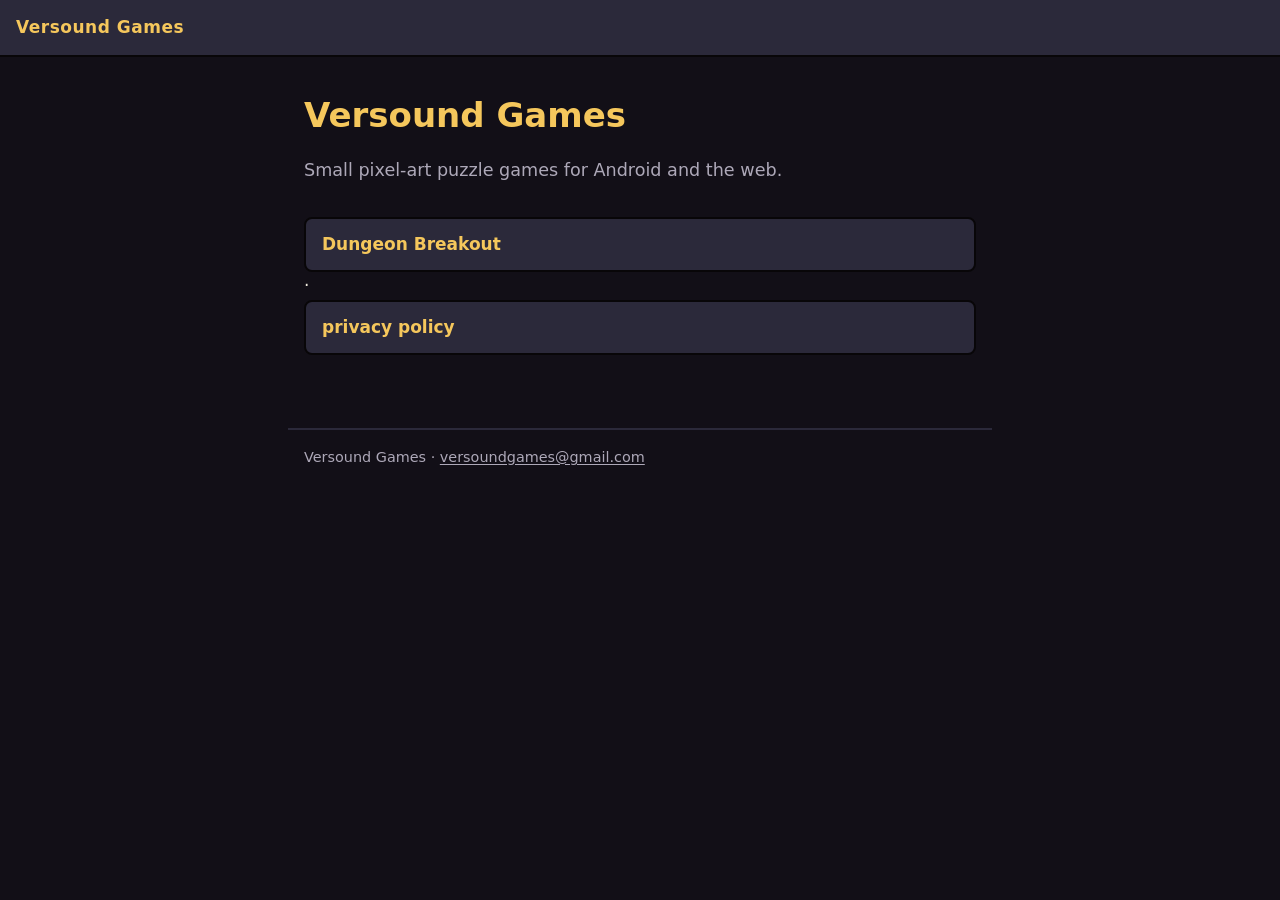
<file: index.html>
<!doctype html>
<html lang="en">
<head>
<meta charset="utf-8">
<meta name="viewport" content="width=device-width, initial-scale=1">
<title>Versound Games</title>
<meta name="description" content="Versound Games: small pixel-art puzzle games for Android and the web.">
<link rel="stylesheet" href="dungeon-breakout/style.css">
</head>
<body>
<header class="bar"><a class="brand" href="index.html">Versound Games</a></header>
<main class="hero">
<h1>Versound Games</h1>
<p class="tag">Small pixel-art puzzle games for Android and the web.</p>
<ul class="links">
<li><a href="dungeon-breakout/">Dungeon Breakout</a> &middot; <a href="dungeon-breakout/privacy.html">privacy policy</a></li>
</ul>
</main>
<footer class="foot">Versound Games &middot; <a href="mailto:versoundgames@gmail.com">versoundgames@gmail.com</a></footer>
</body>
</html>
</file>
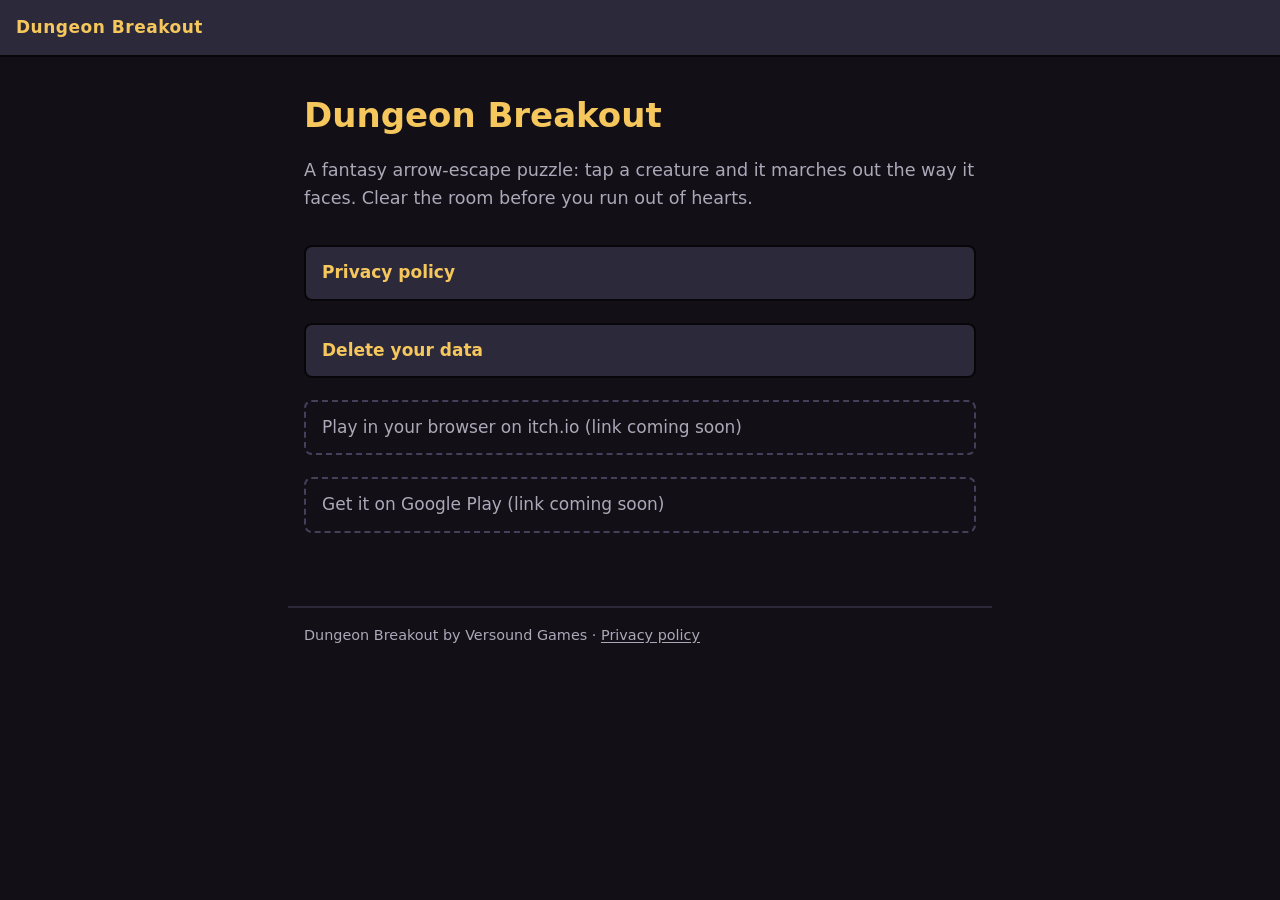
<file: dungeon-breakout/index.html>
<!doctype html>
<html lang="en">
<head>
<meta charset="utf-8">
<meta name="viewport" content="width=device-width, initial-scale=1">
<title>Dungeon Breakout</title>
<meta name="description" content="Dungeon Breakout is a fantasy arrow-escape puzzle for Android and the web. Tap a creature and it marches out the way it faces.">
<link rel="stylesheet" href="style.css">
</head>
<body>
<header class="bar"><a class="brand" href="index.html">Dungeon Breakout</a></header>
<main class="hero">
<h1>Dungeon Breakout</h1>
<p class="tag">A fantasy arrow-escape puzzle: tap a creature and it marches out the way it faces. Clear the room before you run out of hearts.</p>
<ul class="links">
<li><a href="privacy.html">Privacy policy</a></li>
<li><a href="delete-data.html">Delete your data</a></li>
<!-- TODO(producer): replace each placeholder below with <li><a href="THE-URL">...</a></li> once the page exists. -->
<li><span class="soon">Play in your browser on itch.io (link coming soon)</span></li>
<li><span class="soon">Get it on Google Play (link coming soon)</span></li>
</ul>
</main>
<footer class="foot">Dungeon Breakout by Versound Games &middot; <a href="privacy.html">Privacy policy</a></footer>
</body>
</html>
</file>
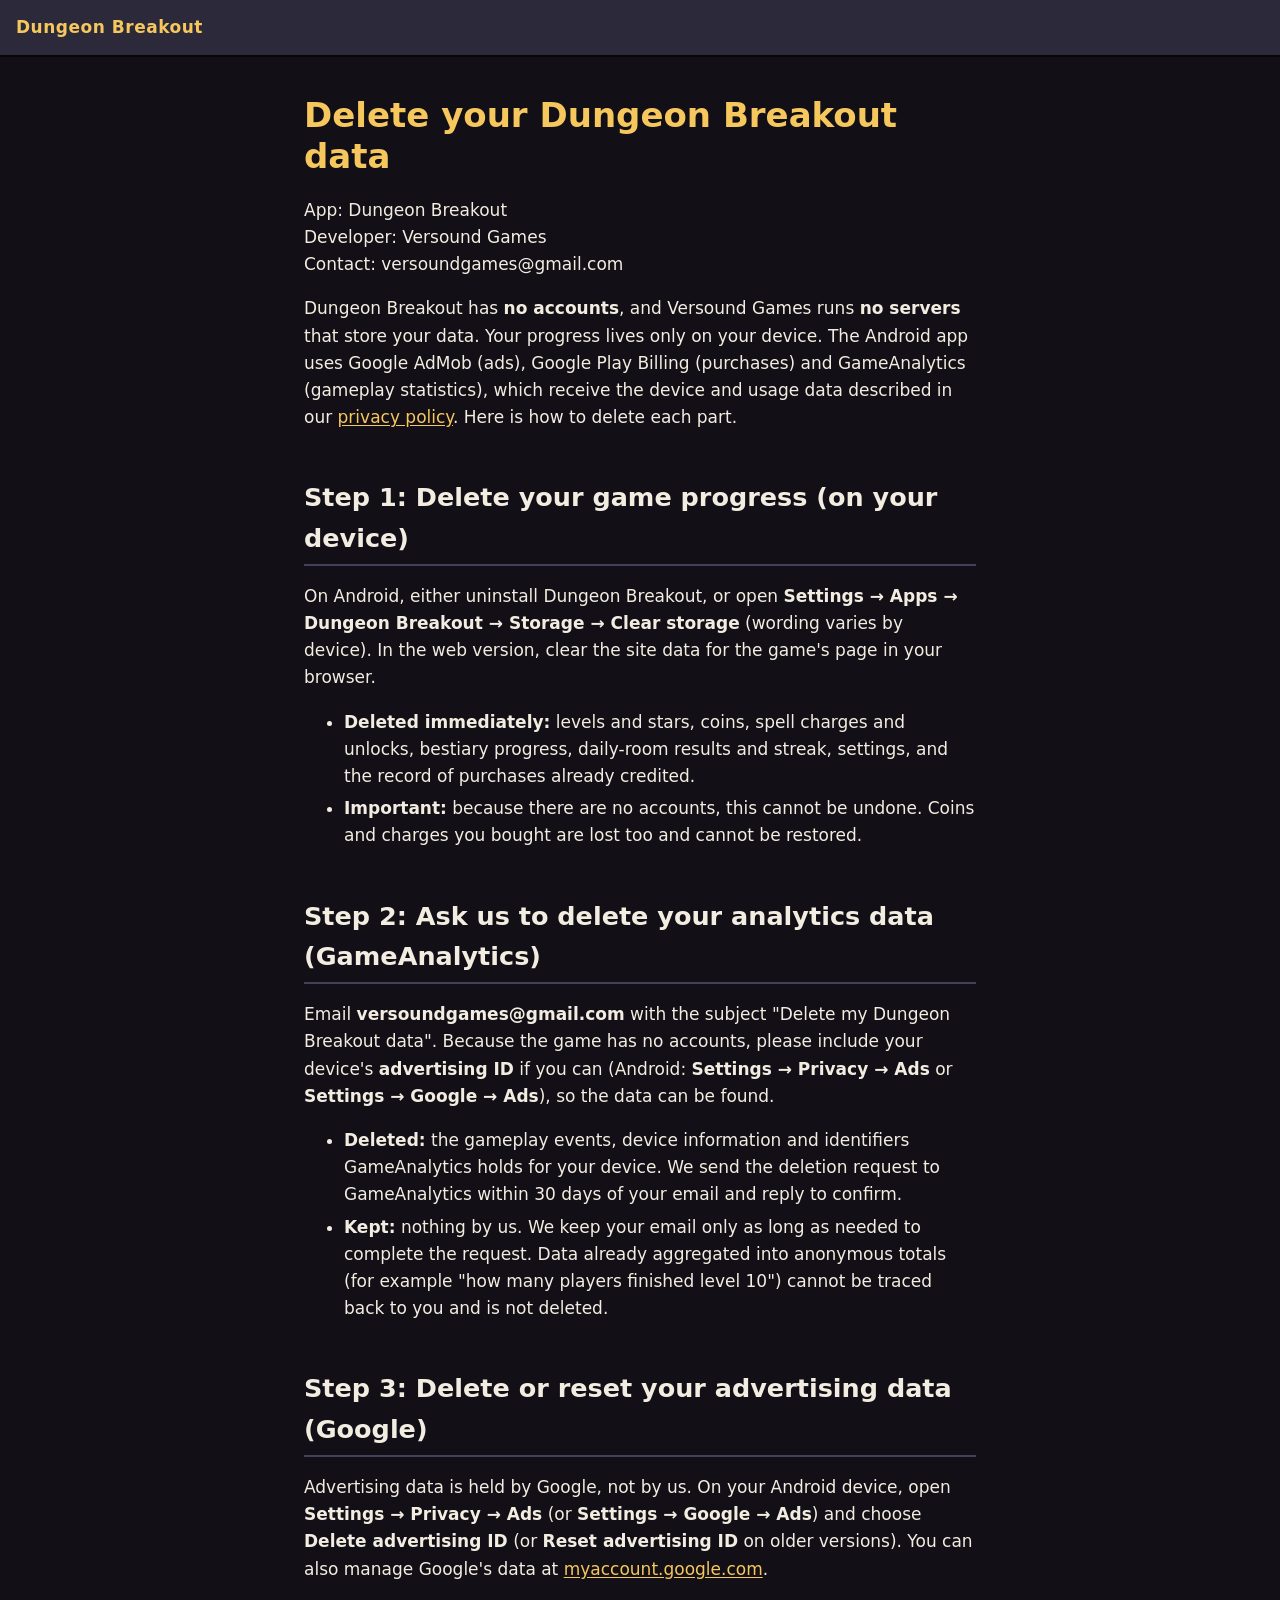
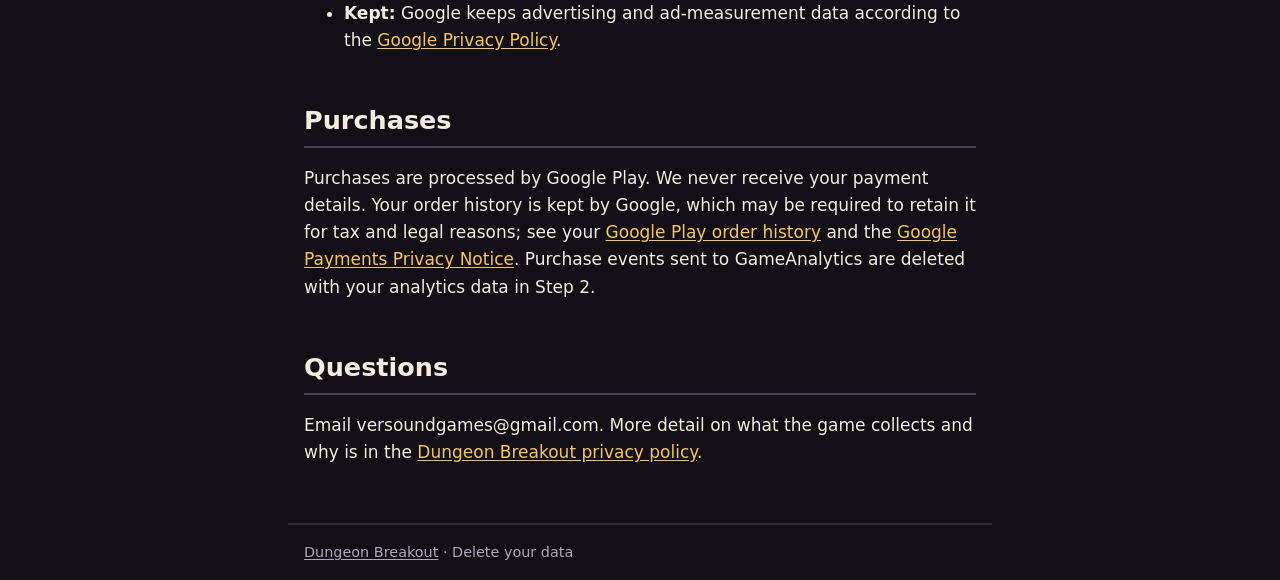
<file: dungeon-breakout/delete-data.html>
<!doctype html>
<html lang="en">
<head>
<meta charset="utf-8">
<meta name="viewport" content="width=device-width, initial-scale=1">
<title>Delete your Dungeon Breakout data</title>
<meta name="description" content="How to delete your Dungeon Breakout data, and what is deleted or kept.">
<link rel="stylesheet" href="style.css">
</head>
<body>
<header class="bar"><a class="brand" href="index.html">Dungeon Breakout</a></header>
<main class="doc">
<!-- Generated from docs/store/data-deletion.md by tools/build_site.py. Do not edit by hand. -->
<h1>Delete your Dungeon Breakout data</h1>
<p>App: Dungeon Breakout<br>
Developer: Versound Games<br>
Contact: versoundgames@gmail.com</p>
<p>Dungeon Breakout has <strong>no accounts</strong>, and Versound Games runs <strong>no servers</strong> that store your data. Your progress lives only on your device. The Android app uses Google AdMob (ads), Google Play Billing (purchases) and GameAnalytics (gameplay statistics), which receive the device and usage data described in our <a href="privacy.html" rel="noopener">privacy policy</a>. Here is how to delete each part.</p>
<h2>Step 1: Delete your game progress (on your device)</h2>
<p>On Android, either uninstall Dungeon Breakout, or open <strong>Settings → Apps → Dungeon Breakout → Storage → Clear storage</strong> (wording varies by device). In the web version, clear the site data for the game&#x27;s page in your browser.</p>
<ul>
<li><strong>Deleted immediately:</strong> levels and stars, coins, spell charges and unlocks, bestiary progress, daily-room results and streak, settings, and the record of purchases already credited.</li>
<li><strong>Important:</strong> because there are no accounts, this cannot be undone. Coins and charges you bought are lost too and cannot be restored.</li>
</ul>
<h2>Step 2: Ask us to delete your analytics data (GameAnalytics)</h2>
<p>Email <strong>versoundgames@gmail.com</strong> with the subject &quot;Delete my Dungeon Breakout data&quot;. Because the game has no accounts, please include your device&#x27;s <strong>advertising ID</strong> if you can (Android: <strong>Settings → Privacy → Ads</strong> or <strong>Settings → Google → Ads</strong>), so the data can be found.</p>
<ul>
<li><strong>Deleted:</strong> the gameplay events, device information and identifiers GameAnalytics holds for your device. We send the deletion request to GameAnalytics within 30 days of your email and reply to confirm.</li>
<li><strong>Kept:</strong> nothing by us. We keep your email only as long as needed to complete the request. Data already aggregated into anonymous totals (for example &quot;how many players finished level 10&quot;) cannot be traced back to you and is not deleted.</li>
</ul>
<h2>Step 3: Delete or reset your advertising data (Google)</h2>
<p>Advertising data is held by Google, not by us. On your Android device, open <strong>Settings → Privacy → Ads</strong> (or <strong>Settings → Google → Ads</strong>) and choose <strong>Delete advertising ID</strong> (or <strong>Reset advertising ID</strong> on older versions). You can also manage Google&#x27;s data at <a href="https://myaccount.google.com" rel="noopener">myaccount.google.com</a>.</p>
<ul>
<li><strong>Kept:</strong> Google keeps advertising and ad-measurement data according to the <a href="https://policies.google.com/privacy" rel="noopener">Google Privacy Policy</a>.</li>
</ul>
<h2>Purchases</h2>
<p>Purchases are processed by Google Play. We never receive your payment details. Your order history is kept by Google, which may be required to retain it for tax and legal reasons; see your <a href="https://play.google.com/store/account/orderhistory" rel="noopener">Google Play order history</a> and the <a href="https://payments.google.com/payments/apis-secure/get_legal_document?ldo=0&amp;ldt=privacynotice" rel="noopener">Google Payments Privacy Notice</a>. Purchase events sent to GameAnalytics are deleted with your analytics data in Step 2.</p>
<h2>Questions</h2>
<p>Email versoundgames@gmail.com. More detail on what the game collects and why is in the <a href="privacy.html" rel="noopener">Dungeon Breakout privacy policy</a>.</p>
</main>
<footer class="foot"><a href="index.html">Dungeon Breakout</a> &middot; Delete your data</footer>
</body>
</html>
</file>
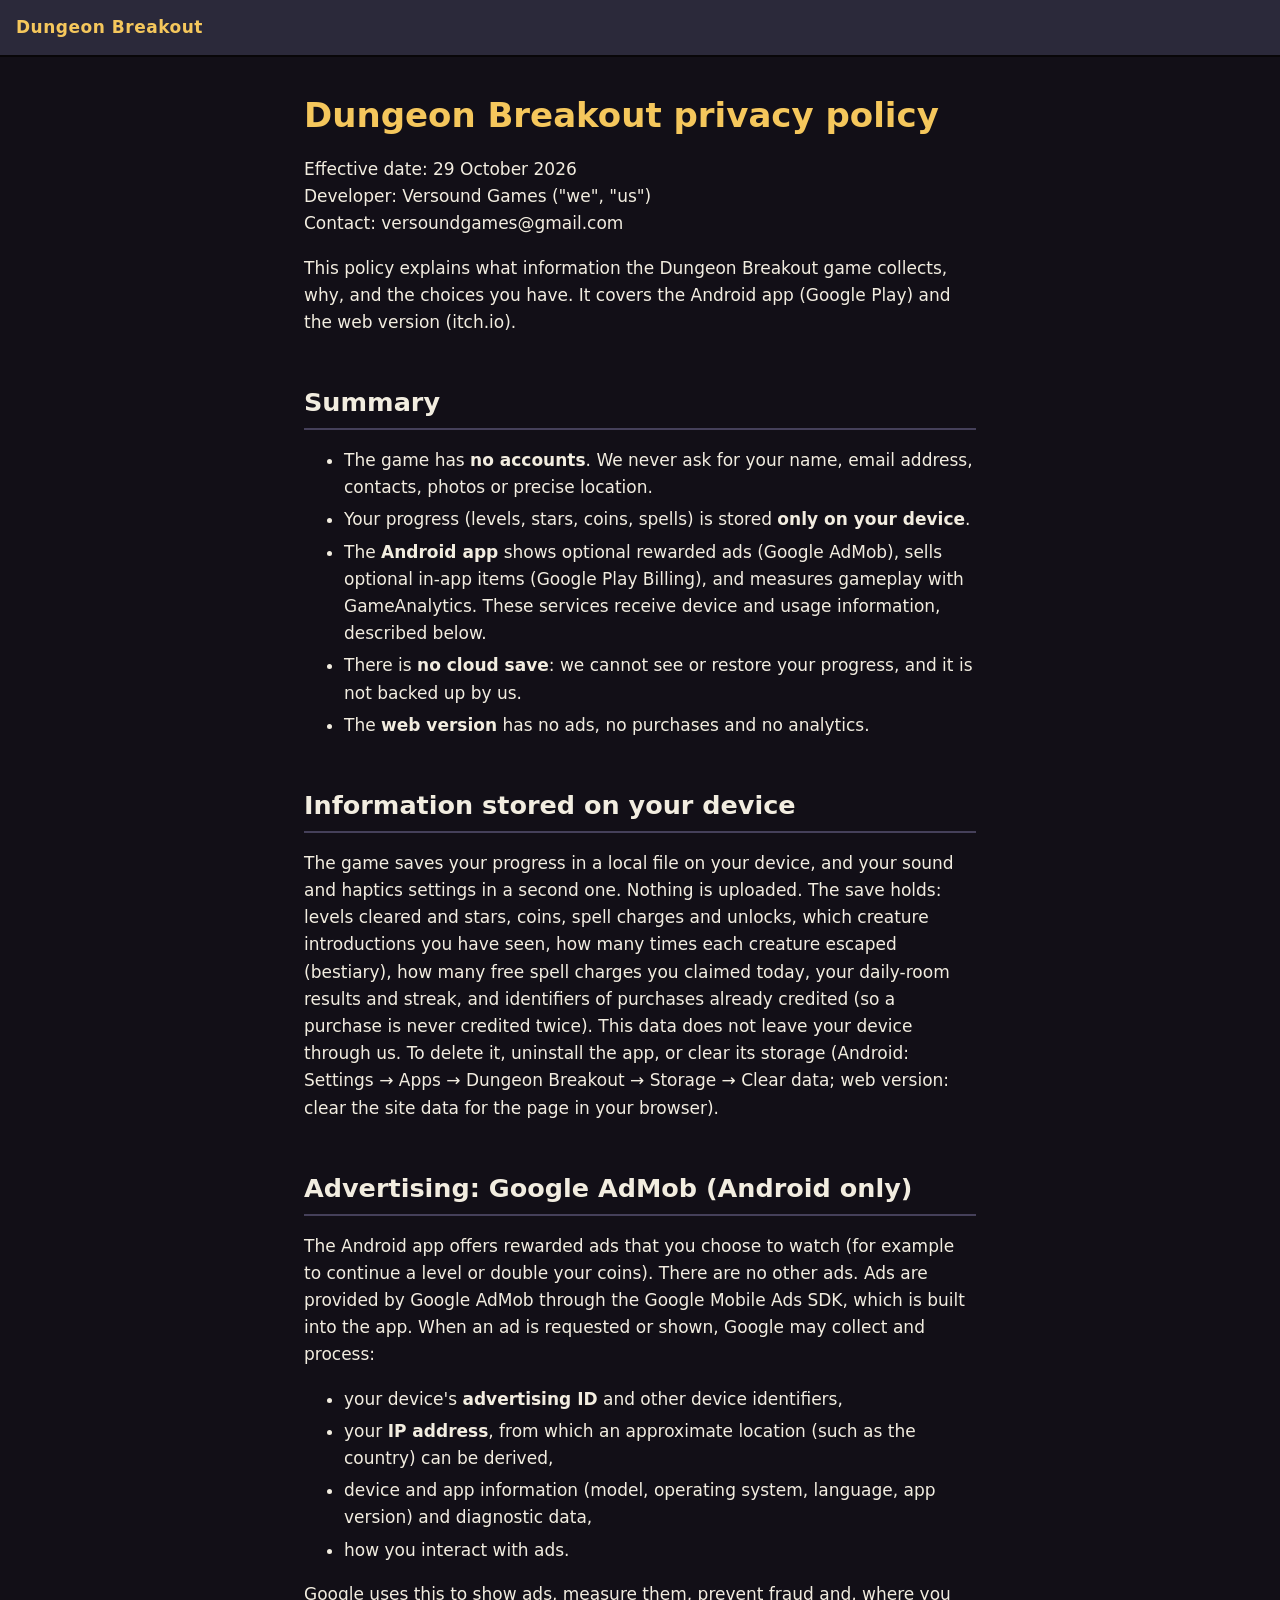
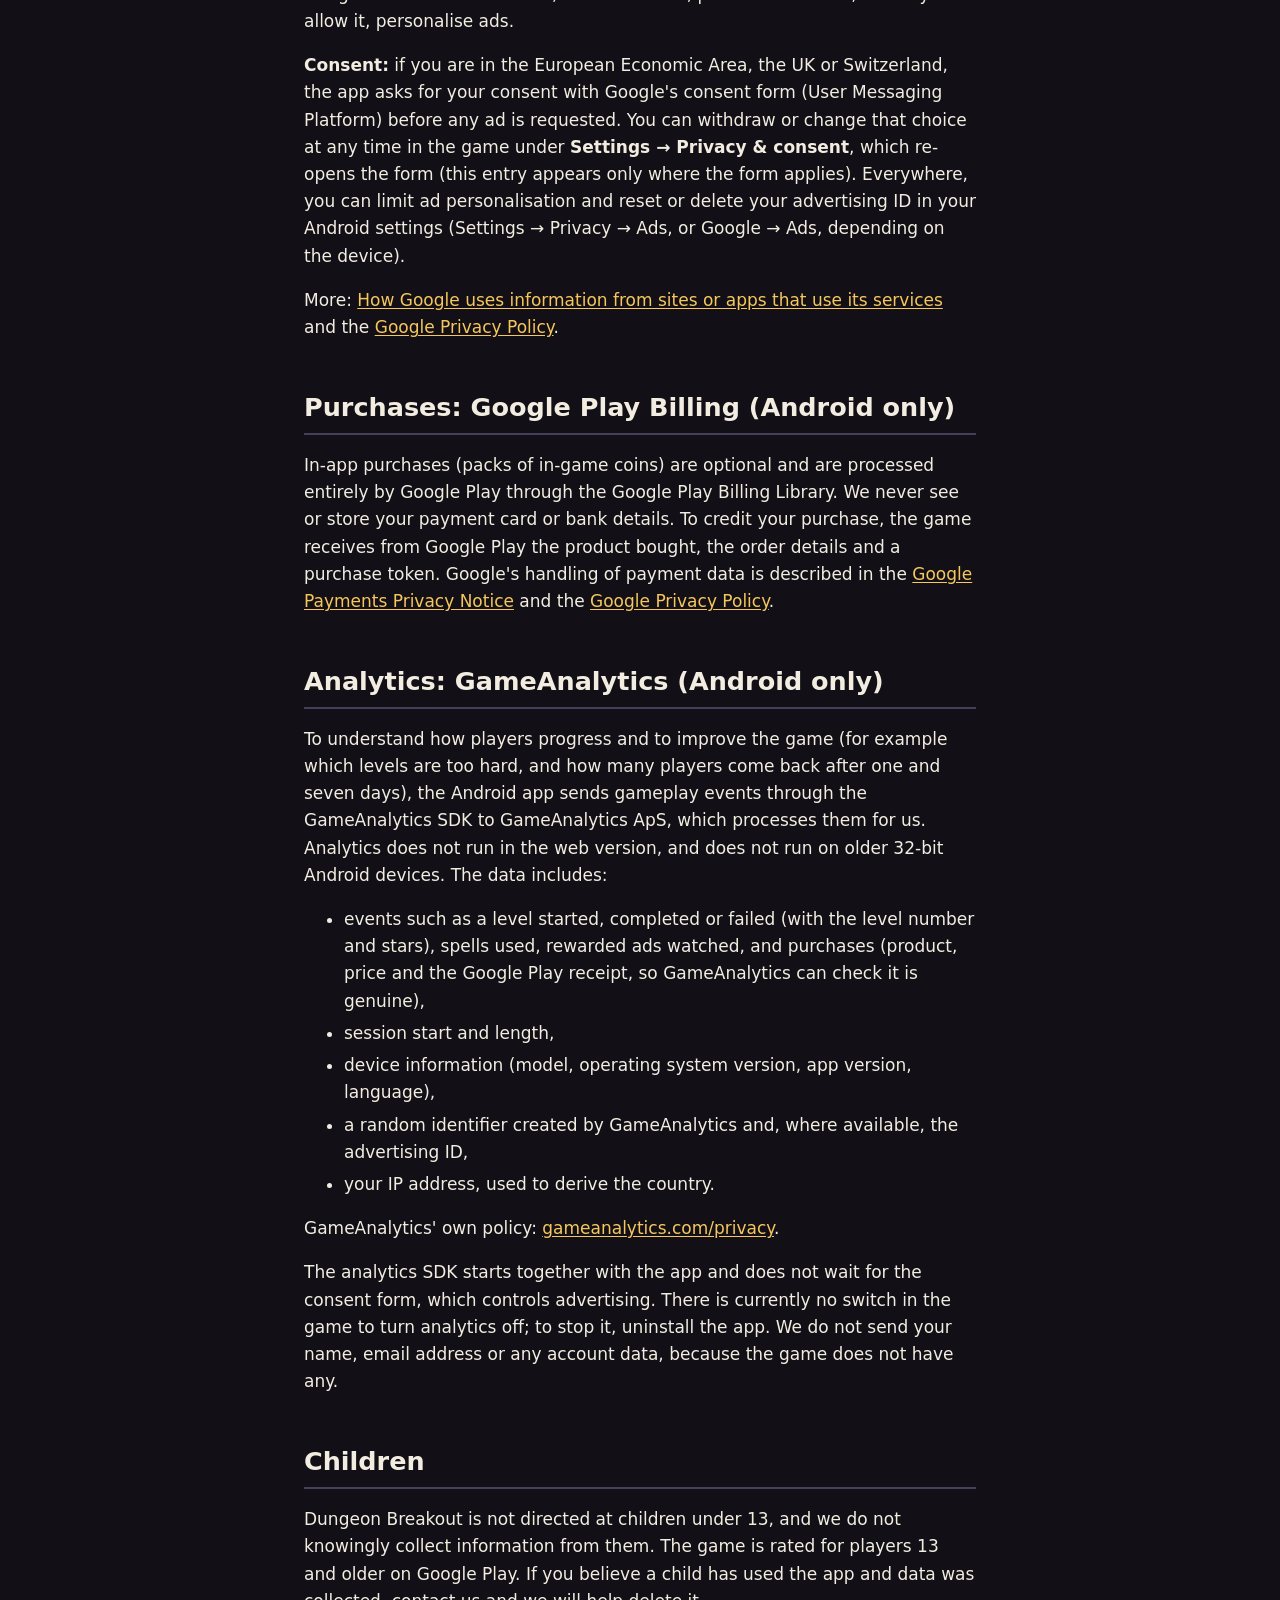
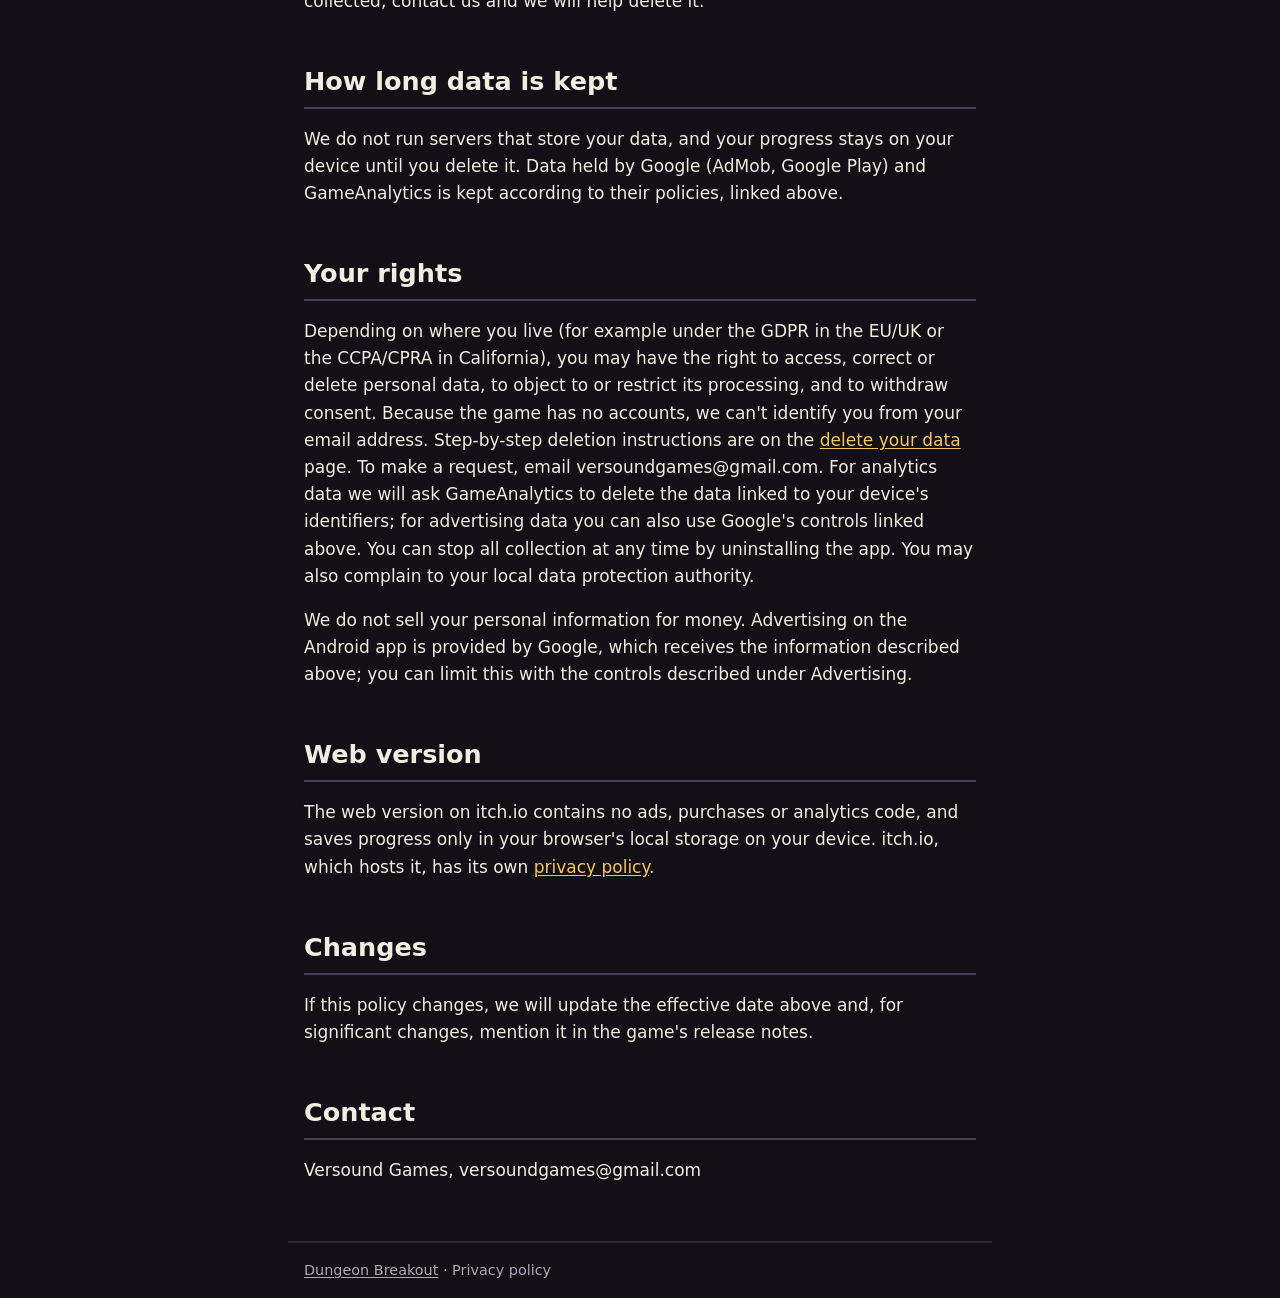
<file: dungeon-breakout/privacy.html>
<!doctype html>
<html lang="en">
<head>
<meta charset="utf-8">
<meta name="viewport" content="width=device-width, initial-scale=1">
<title>Dungeon Breakout privacy policy</title>
<meta name="description" content="How the Dungeon Breakout game handles information on Android and the web.">
<link rel="stylesheet" href="style.css">
</head>
<body>
<header class="bar"><a class="brand" href="index.html">Dungeon Breakout</a></header>
<main class="doc">
<!-- Generated from docs/store/privacy-policy.md by tools/build_site.py. Do not edit by hand. -->
<h1>Dungeon Breakout privacy policy</h1>
<p>Effective date: 29 October 2026<br>
Developer: Versound Games (&quot;we&quot;, &quot;us&quot;)<br>
Contact: versoundgames@gmail.com</p>
<p>This policy explains what information the Dungeon Breakout game collects, why, and the choices you have. It covers the Android app (Google Play) and the web version (itch.io).</p>
<h2>Summary</h2>
<ul>
<li>The game has <strong>no accounts</strong>. We never ask for your name, email address, contacts, photos or precise location.</li>
<li>Your progress (levels, stars, coins, spells) is stored <strong>only on your device</strong>.</li>
<li>The <strong>Android app</strong> shows optional rewarded ads (Google AdMob), sells optional in-app items (Google Play Billing), and measures gameplay with GameAnalytics. These services receive device and usage information, described below.</li>
<li>There is <strong>no cloud save</strong>: we cannot see or restore your progress, and it is not backed up by us.</li>
<li>The <strong>web version</strong> has no ads, no purchases and no analytics.</li>
</ul>
<h2>Information stored on your device</h2>
<p>The game saves your progress in a local file on your device, and your sound and haptics settings in a second one. Nothing is uploaded. The save holds: levels cleared and stars, coins, spell charges and unlocks, which creature introductions you have seen, how many times each creature escaped (bestiary), how many free spell charges you claimed today, your daily-room results and streak, and identifiers of purchases already credited (so a purchase is never credited twice). This data does not leave your device through us. To delete it, uninstall the app, or clear its storage (Android: Settings → Apps → Dungeon Breakout → Storage → Clear data; web version: clear the site data for the page in your browser).</p>
<h2>Advertising: Google AdMob (Android only)</h2>
<p>The Android app offers rewarded ads that you choose to watch (for example to continue a level or double your coins). There are no other ads. Ads are provided by Google AdMob through the Google Mobile Ads SDK, which is built into the app. When an ad is requested or shown, Google may collect and process:</p>
<ul>
<li>your device&#x27;s <strong>advertising ID</strong> and other device identifiers,</li>
<li>your <strong>IP address</strong>, from which an approximate location (such as the country) can be derived,</li>
<li>device and app information (model, operating system, language, app version) and diagnostic data,</li>
<li>how you interact with ads.</li>
</ul>
<p>Google uses this to show ads, measure them, prevent fraud and, where you allow it, personalise ads.</p>
<p><strong>Consent:</strong> if you are in the European Economic Area, the UK or Switzerland, the app asks for your consent with Google&#x27;s consent form (User Messaging Platform) before any ad is requested. You can withdraw or change that choice at any time in the game under <strong>Settings → Privacy &amp; consent</strong>, which re-opens the form (this entry appears only where the form applies). Everywhere, you can limit ad personalisation and reset or delete your advertising ID in your Android settings (Settings → Privacy → Ads, or Google → Ads, depending on the device).</p>
<p>More: <a href="https://policies.google.com/technologies/partner-sites" rel="noopener">How Google uses information from sites or apps that use its services</a> and the <a href="https://policies.google.com/privacy" rel="noopener">Google Privacy Policy</a>.</p>
<h2>Purchases: Google Play Billing (Android only)</h2>
<p>In-app purchases (packs of in-game coins) are optional and are processed entirely by Google Play through the Google Play Billing Library. We never see or store your payment card or bank details. To credit your purchase, the game receives from Google Play the product bought, the order details and a purchase token. Google&#x27;s handling of payment data is described in the <a href="https://payments.google.com/payments/apis-secure/get_legal_document?ldo=0&amp;ldt=privacynotice" rel="noopener">Google Payments Privacy Notice</a> and the <a href="https://policies.google.com/privacy" rel="noopener">Google Privacy Policy</a>.</p>
<h2>Analytics: GameAnalytics (Android only)</h2>
<p>To understand how players progress and to improve the game (for example which levels are too hard, and how many players come back after one and seven days), the Android app sends gameplay events through the GameAnalytics SDK to GameAnalytics ApS, which processes them for us. Analytics does not run in the web version, and does not run on older 32-bit Android devices. The data includes:</p>
<ul>
<li>events such as a level started, completed or failed (with the level number and stars), spells used, rewarded ads watched, and purchases (product, price and the Google Play receipt, so GameAnalytics can check it is genuine),</li>
<li>session start and length,</li>
<li>device information (model, operating system version, app version, language),</li>
<li>a random identifier created by GameAnalytics and, where available, the advertising ID,</li>
<li>your IP address, used to derive the country.</li>
</ul>
<p>GameAnalytics&#x27; own policy: <a href="https://gameanalytics.com/privacy" rel="noopener">gameanalytics.com/privacy</a>.</p>
<p>The analytics SDK starts together with the app and does not wait for the consent form, which controls advertising. There is currently no switch in the game to turn analytics off; to stop it, uninstall the app. We do not send your name, email address or any account data, because the game does not have any.</p>
<h2>Children</h2>
<p>Dungeon Breakout is not directed at children under 13, and we do not knowingly collect information from them. The game is rated for players 13 and older on Google Play. If you believe a child has used the app and data was collected, contact us and we will help delete it.</p>
<h2>How long data is kept</h2>
<p>We do not run servers that store your data, and your progress stays on your device until you delete it. Data held by Google (AdMob, Google Play) and GameAnalytics is kept according to their policies, linked above.</p>
<h2>Your rights</h2>
<p>Depending on where you live (for example under the GDPR in the EU/UK or the CCPA/CPRA in California), you may have the right to access, correct or delete personal data, to object to or restrict its processing, and to withdraw consent. Because the game has no accounts, we can&#x27;t identify you from your email address. Step-by-step deletion instructions are on the <a href="delete-data.html" rel="noopener">delete your data</a> page. To make a request, email versoundgames@gmail.com. For analytics data we will ask GameAnalytics to delete the data linked to your device&#x27;s identifiers; for advertising data you can also use Google&#x27;s controls linked above. You can stop all collection at any time by uninstalling the app. You may also complain to your local data protection authority.</p>
<p>We do not sell your personal information for money. Advertising on the Android app is provided by Google, which receives the information described above; you can limit this with the controls described under Advertising.</p>
<h2>Web version</h2>
<p>The web version on itch.io contains no ads, purchases or analytics code, and saves progress only in your browser&#x27;s local storage on your device. itch.io, which hosts it, has its own <a href="https://itch.io/docs/legal/privacy-policy" rel="noopener">privacy policy</a>.</p>
<h2>Changes</h2>
<p>If this policy changes, we will update the effective date above and, for significant changes, mention it in the game&#x27;s release notes.</p>
<h2>Contact</h2>
<p>Versound Games, versoundgames@gmail.com</p>
</main>
<footer class="foot"><a href="index.html">Dungeon Breakout</a> &middot; Privacy policy</footer>
</body>
</html>
</file>
<file: dungeon-breakout/style.css>
/* Dungeon Breakout site: the game's UI palette (game/scripts/ui.gd). No external fonts, scripts or trackers. */
:root {
  --bg: #120f17;
  --stone: #2b293a;
  --stone-light: #45405a;
  --ink: #f2ede0;
  --dim: #ada8b8;
  --gold: #f5c75c;
  --bad: #ed5c54;
  --black: #080608;
}
* { box-sizing: border-box; }
html { color-scheme: dark; }
body {
  margin: 0;
  background: var(--bg);
  color: var(--ink);
  font: 17px/1.6 system-ui, -apple-system, "Segoe UI", Roboto, sans-serif;
}
a { color: var(--gold); text-underline-offset: 2px; }
a:hover, a:focus-visible { color: #fee03d; }
.bar { padding: 14px 16px; border-bottom: 2px solid var(--black); background: var(--stone); }
.brand { color: var(--gold); font-weight: 700; letter-spacing: .03em; text-decoration: none; }
.doc, .hero { max-width: 44rem; margin: 0 auto; padding: 24px 16px 40px; }
h1 { color: var(--gold); line-height: 1.2; margin: .4em 0 .6em; }
h2 { margin: 1.8em 0 .4em; padding-bottom: .2em; border-bottom: 2px solid var(--stone-light); }
p, li { overflow-wrap: anywhere; }
li { margin: .3em 0; }
code { background: var(--stone); padding: .05em .35em; border-radius: 4px; }
mark.todo { background: var(--bad); color: var(--black); font-weight: 700; padding: 0 .3em; border-radius: 3px; }
.tag { color: var(--dim); font-size: 1.1rem; margin-top: 0; }
.links { list-style: none; padding: 0; margin: 28px 0; display: grid; gap: 12px; }
.links a, .links span {
  display: block; padding: 12px 16px; border: 2px solid var(--black); border-radius: 8px;
  background: var(--stone); text-decoration: none; font-weight: 600;
}
.links a { color: var(--gold); }
.links a:hover, .links a:focus-visible { background: var(--stone-light); }
.links .soon { color: var(--dim); font-weight: 400; border-style: dashed; border-color: var(--stone-light); background: transparent; }
.foot { max-width: 44rem; margin: 0 auto; padding: 16px; color: var(--dim); font-size: .9rem; border-top: 2px solid var(--stone); }
.foot a { color: var(--dim); }
</file>
